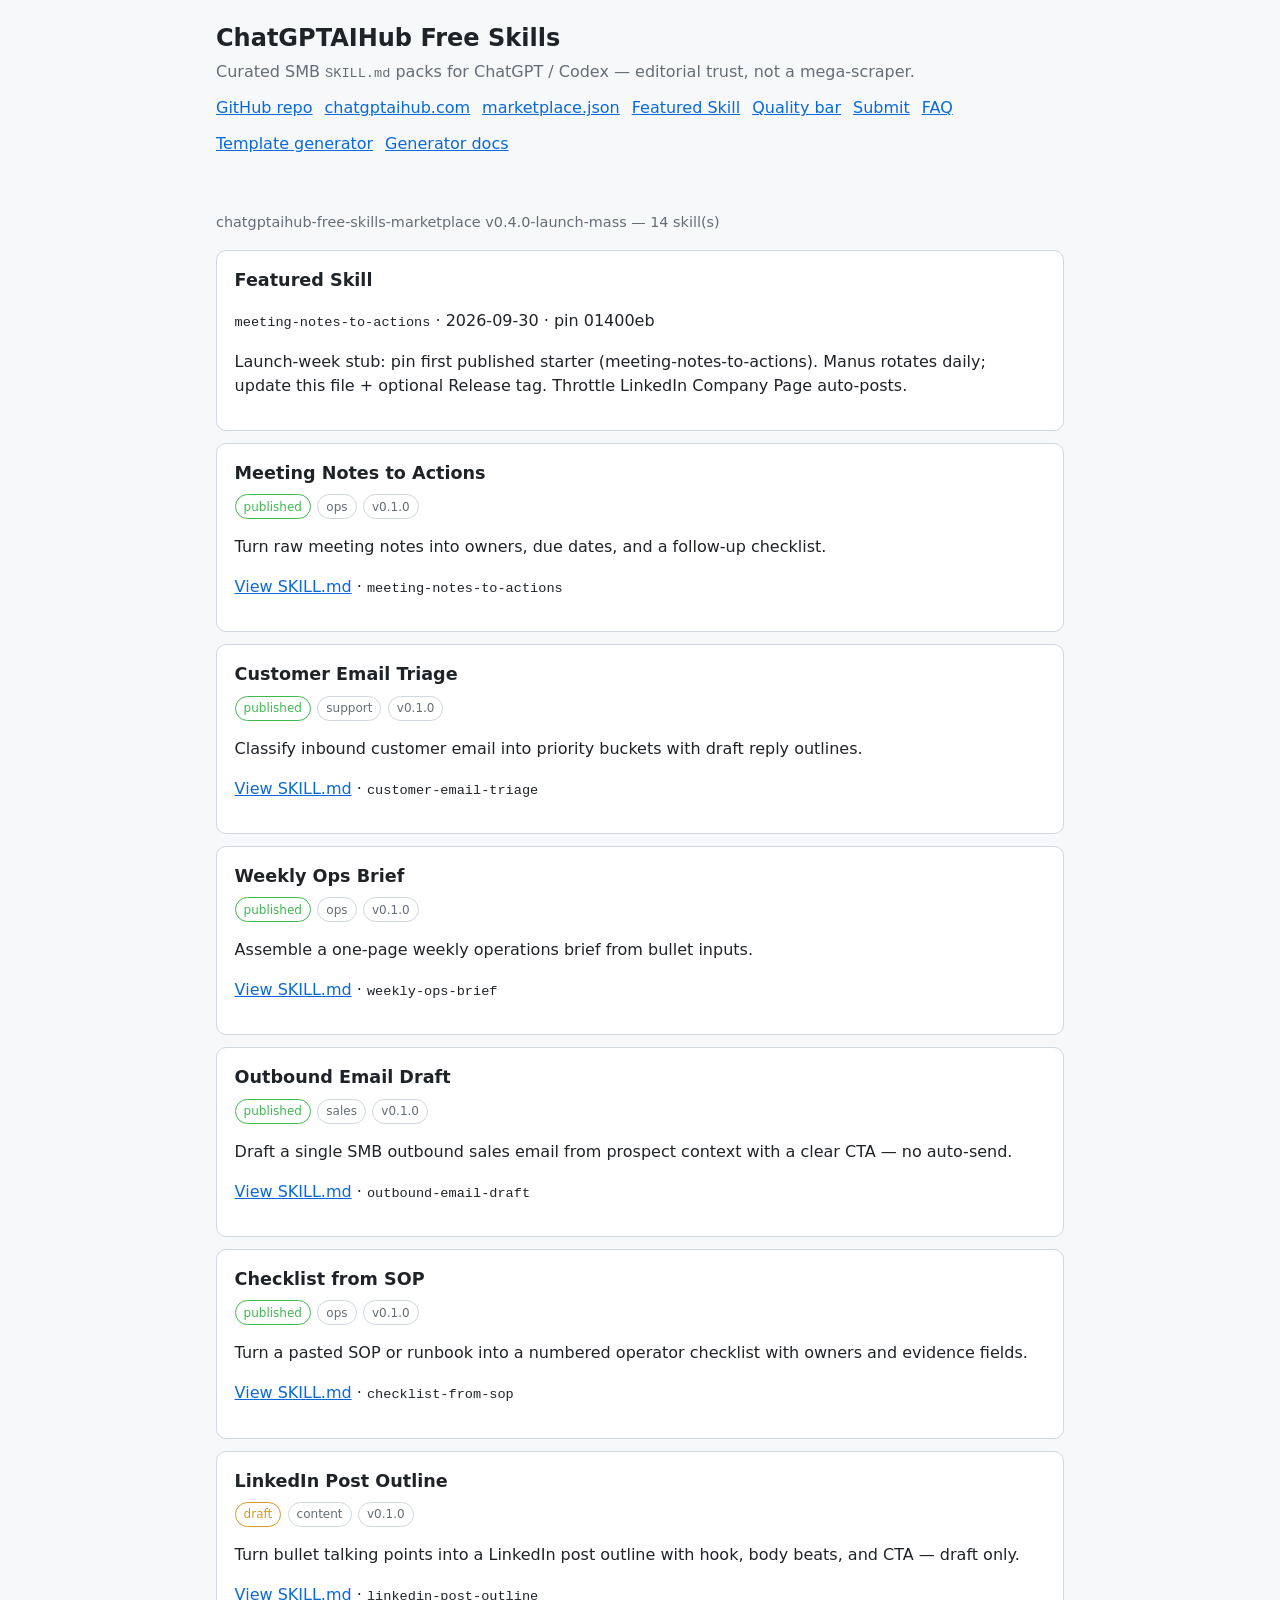
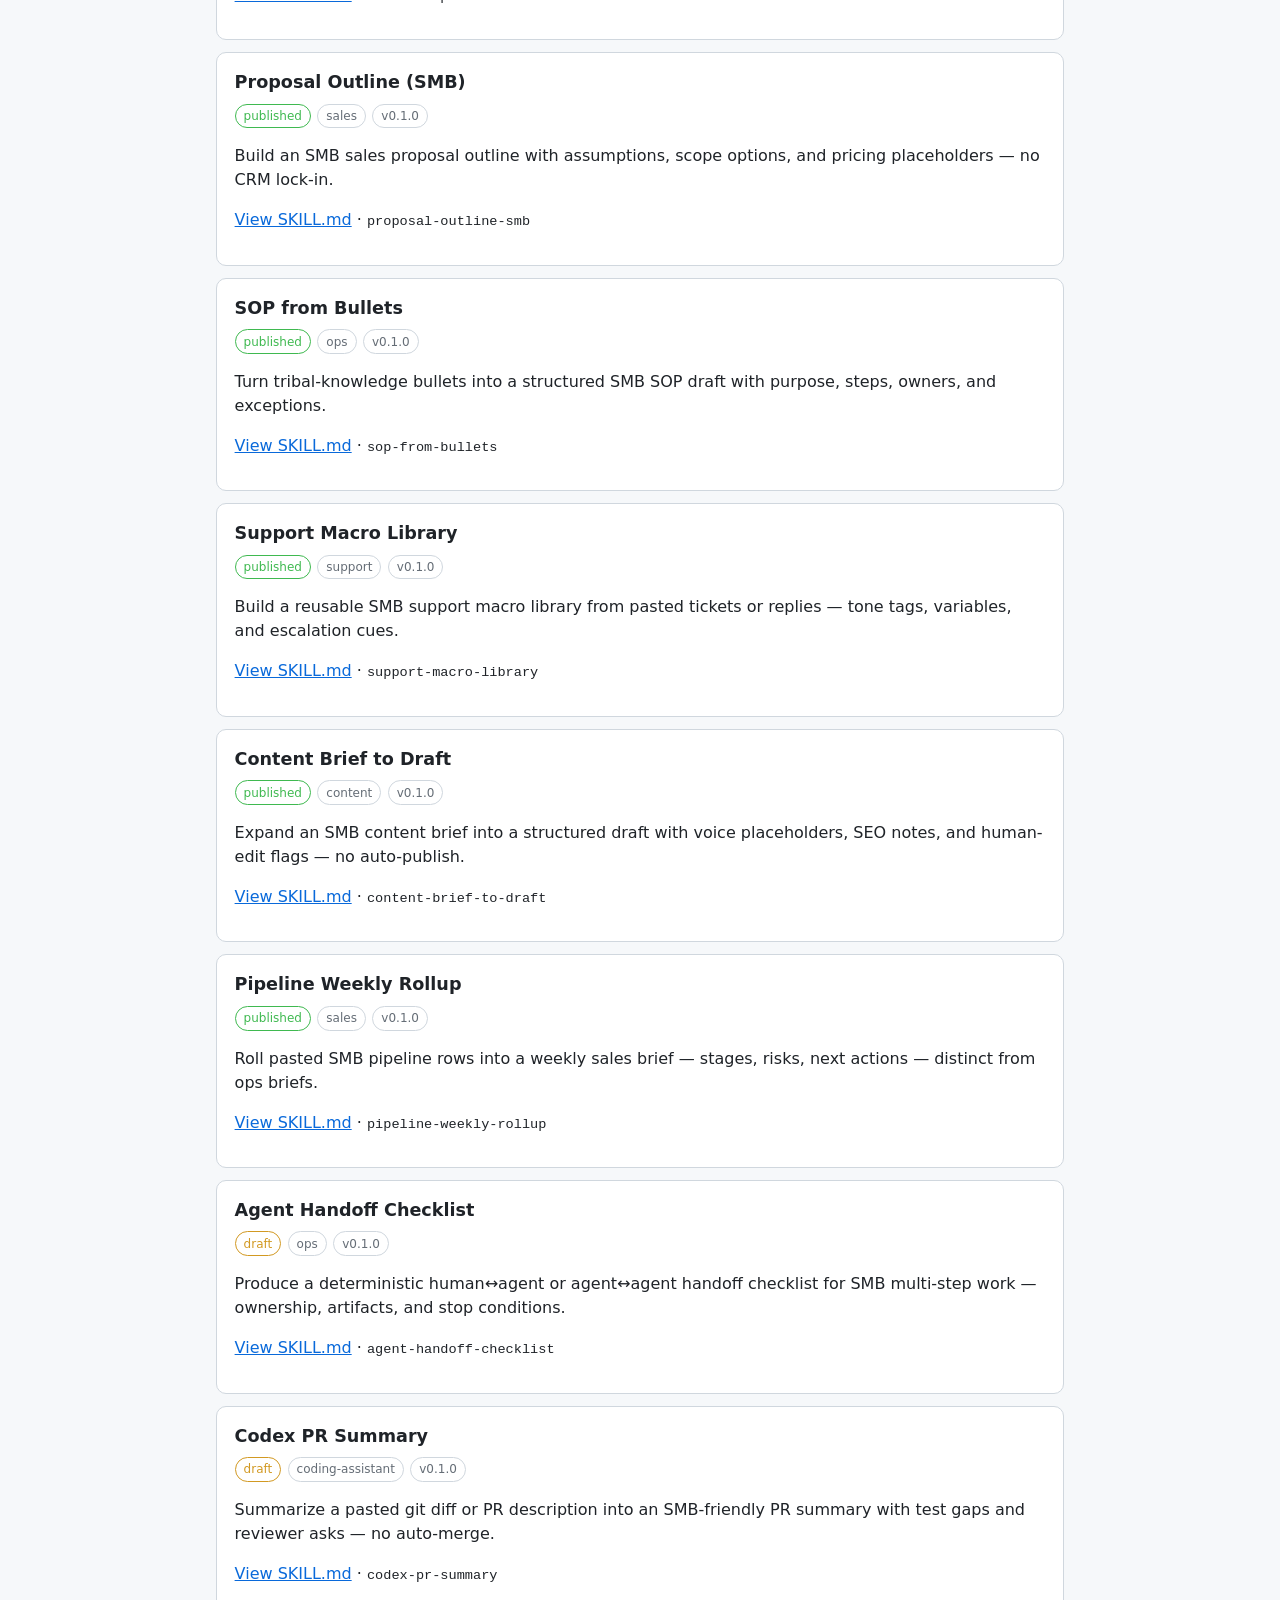
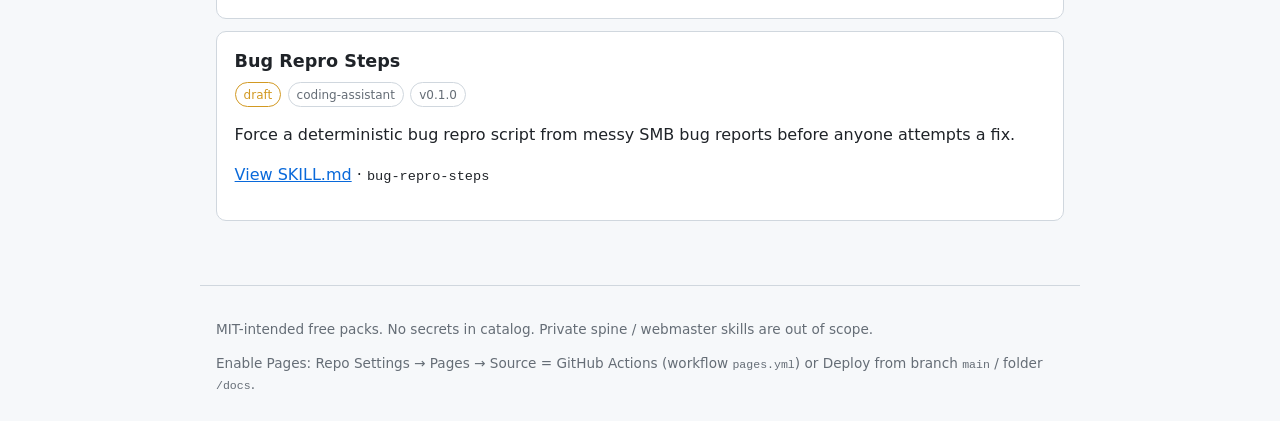
<file: docs/index.html>
<!DOCTYPE html>
<html lang="en">
<head>
  <meta charset="utf-8" />
  <meta name="viewport" content="width=device-width, initial-scale=1" />
  <title>ChatGPTAIHub Free Skills Marketplace</title>
  <meta name="description" content="Curated free SMB ChatGPT/Codex SKILL.md packs — not a scraper index." />
  <style>
    :root { color-scheme: light dark; --bg: #0f1419; --fg: #e7ecf1; --muted: #9aa7b5; --card: #1a222c; --accent: #6cb6ff; --border: #2a3542; }
    @media (prefers-color-scheme: light) {
      :root { --bg: #f6f8fa; --fg: #1f2328; --muted: #656d76; --card: #fff; --accent: #0969da; --border: #d0d7de; }
    }
    * { box-sizing: border-box; }
    body { margin: 0; font-family: ui-sans-serif, system-ui, -apple-system, Segoe UI, Roboto, Helvetica, Arial, sans-serif; background: var(--bg); color: var(--fg); line-height: 1.5; }
    header, main, footer { max-width: 880px; margin: 0 auto; padding: 1.25rem 1rem; }
    header h1 { margin: 0 0 0.25rem; font-size: 1.5rem; }
    header p { margin: 0; color: var(--muted); }
    .links { margin-top: 0.75rem; display: flex; flex-wrap: wrap; gap: 0.75rem; }
    a { color: var(--accent); }
    .meta { color: var(--muted); font-size: 0.9rem; margin: 1rem 0; }
    .card { background: var(--card); border: 1px solid var(--border); border-radius: 10px; padding: 1rem 1.1rem; margin: 0.75rem 0; }
    .card h2 { margin: 0 0 0.35rem; font-size: 1.1rem; }
    .badges { display: flex; flex-wrap: wrap; gap: 0.4rem; margin: 0.5rem 0; }
    .badge { font-size: 0.75rem; padding: 0.15rem 0.5rem; border-radius: 999px; border: 1px solid var(--border); color: var(--muted); }
    .badge.status-published { border-color: #3fb950; color: #3fb950; }
    .badge.status-draft { border-color: #d29922; color: #d29922; }
    code { font-family: ui-monospace, SFMono-Regular, Menlo, Consolas, monospace; font-size: 0.85em; }
    .err { color: #f85149; }
    footer { color: var(--muted); font-size: 0.85rem; border-top: 1px solid var(--border); margin-top: 2rem; }
  </style>
</head>
<body>
  <header>
    <h1>ChatGPTAIHub Free Skills</h1>
    <p>Curated SMB <code>SKILL.md</code> packs for ChatGPT / Codex — editorial trust, not a mega-scraper.</p>
    <div class="links">
      <a href="https://github.com/ma4kos/chatgptaihub-skills">GitHub repo</a>
      <a href="https://chatgptaihub.com">chatgptaihub.com</a>
      <a href="./marketplace.json">marketplace.json</a>
      <a href="./FEATURED_SKILL.md">Featured Skill</a>
      <a href="./QUALITY_BAR.md">Quality bar</a>
      <a href="./SUBMIT.md">Submit</a>
      <a href="./FAQ.md">FAQ</a>
      <a href="./generator/">Template generator</a>
      <a href="./TEMPLATE_GENERATOR.md">Generator docs</a>
    </div>
  </header>
  <main>
    <p class="meta" id="meta">Loading catalog…</p>
    <div id="featured"></div>
    <div id="skills"></div>
  </main>
  <footer>
    <p>MIT-intended free packs. No secrets in catalog. Private spine / webmaster skills are out of scope.</p>
    <p>Enable Pages: Repo Settings → Pages → Source = GitHub Actions (workflow <code>pages.yml</code>) or Deploy from branch <code>main</code> / folder <code>/docs</code>.</p>
  </footer>
  <script>
    async function loadJson(path) {
      const res = await fetch(path, { cache: "no-store" });
      if (!res.ok) throw new Error(path + " HTTP " + res.status);
      return res.json();
    }
    function el(tag, attrs, ...kids) {
      const n = document.createElement(tag);
      if (attrs) Object.entries(attrs).forEach(([k, v]) => {
        if (k === "className") n.className = v;
        else if (k === "text") n.textContent = v;
        else n.setAttribute(k, v);
      });
      kids.forEach((c) => { if (c != null) n.appendChild(typeof c === "string" ? document.createTextNode(c) : c); });
      return n;
    }
    (async () => {
      const meta = document.getElementById("meta");
      const skillsRoot = document.getElementById("skills");
      const featuredRoot = document.getElementById("featured");
      try {
        const [mp, featured] = await Promise.all([
          loadJson("./marketplace.json"),
          loadJson("../catalog/featured.json").catch(() => loadJson("./featured.json").catch(() => null)),
        ]);
        const skills = mp.skills || [];
        meta.textContent = (mp.name || "catalog") + " v" + (mp.version || "?") + " — " + skills.length + " skill(s)";
        if (featured && featured.skill_slug) {
          featuredRoot.appendChild(el("div", { className: "card" },
            el("h2", { text: "Featured Skill" }),
            el("p", null, el("code", { text: featured.skill_slug }),
              document.createTextNode(" · " + (featured.featured_date || "") +
                (featured.git_sha ? " · pin " + String(featured.git_sha).slice(0, 7) : ""))),
            featured.manus_notes ? el("p", { text: featured.manus_notes }) : null
          ));
        }
        skills.forEach((s) => {
          const card = el("div", { className: "card" });
          card.appendChild(el("h2", { text: s.name || s.slug }));
          card.appendChild(el("div", { className: "badges" },
            el("span", { className: "badge status-" + (s.status || "draft"), text: s.status || "draft" }),
            el("span", { className: "badge", text: s.category || "" }),
            el("span", { className: "badge", text: "v" + (s.version || "") })
          ));
          card.appendChild(el("p", { text: s.description || "" }));
          const path = s.path || ("skills/" + s.slug + "/SKILL.md");
          card.appendChild(el("p", null,
            el("a", { href: "https://github.com/ma4kos/chatgptaihub-skills/blob/main/" + path }, "View SKILL.md"),
            document.createTextNode(" · "),
            el("code", { text: s.slug })
          ));
          skillsRoot.appendChild(card);
        });
      } catch (e) {
        meta.className = "meta err";
        meta.textContent = "Failed to load catalog: " + e.message + ". Ensure docs/marketplace.json is present (workflow copies it from repo root).";
      }
    })();
  </script>
</body>
</html>
</file>
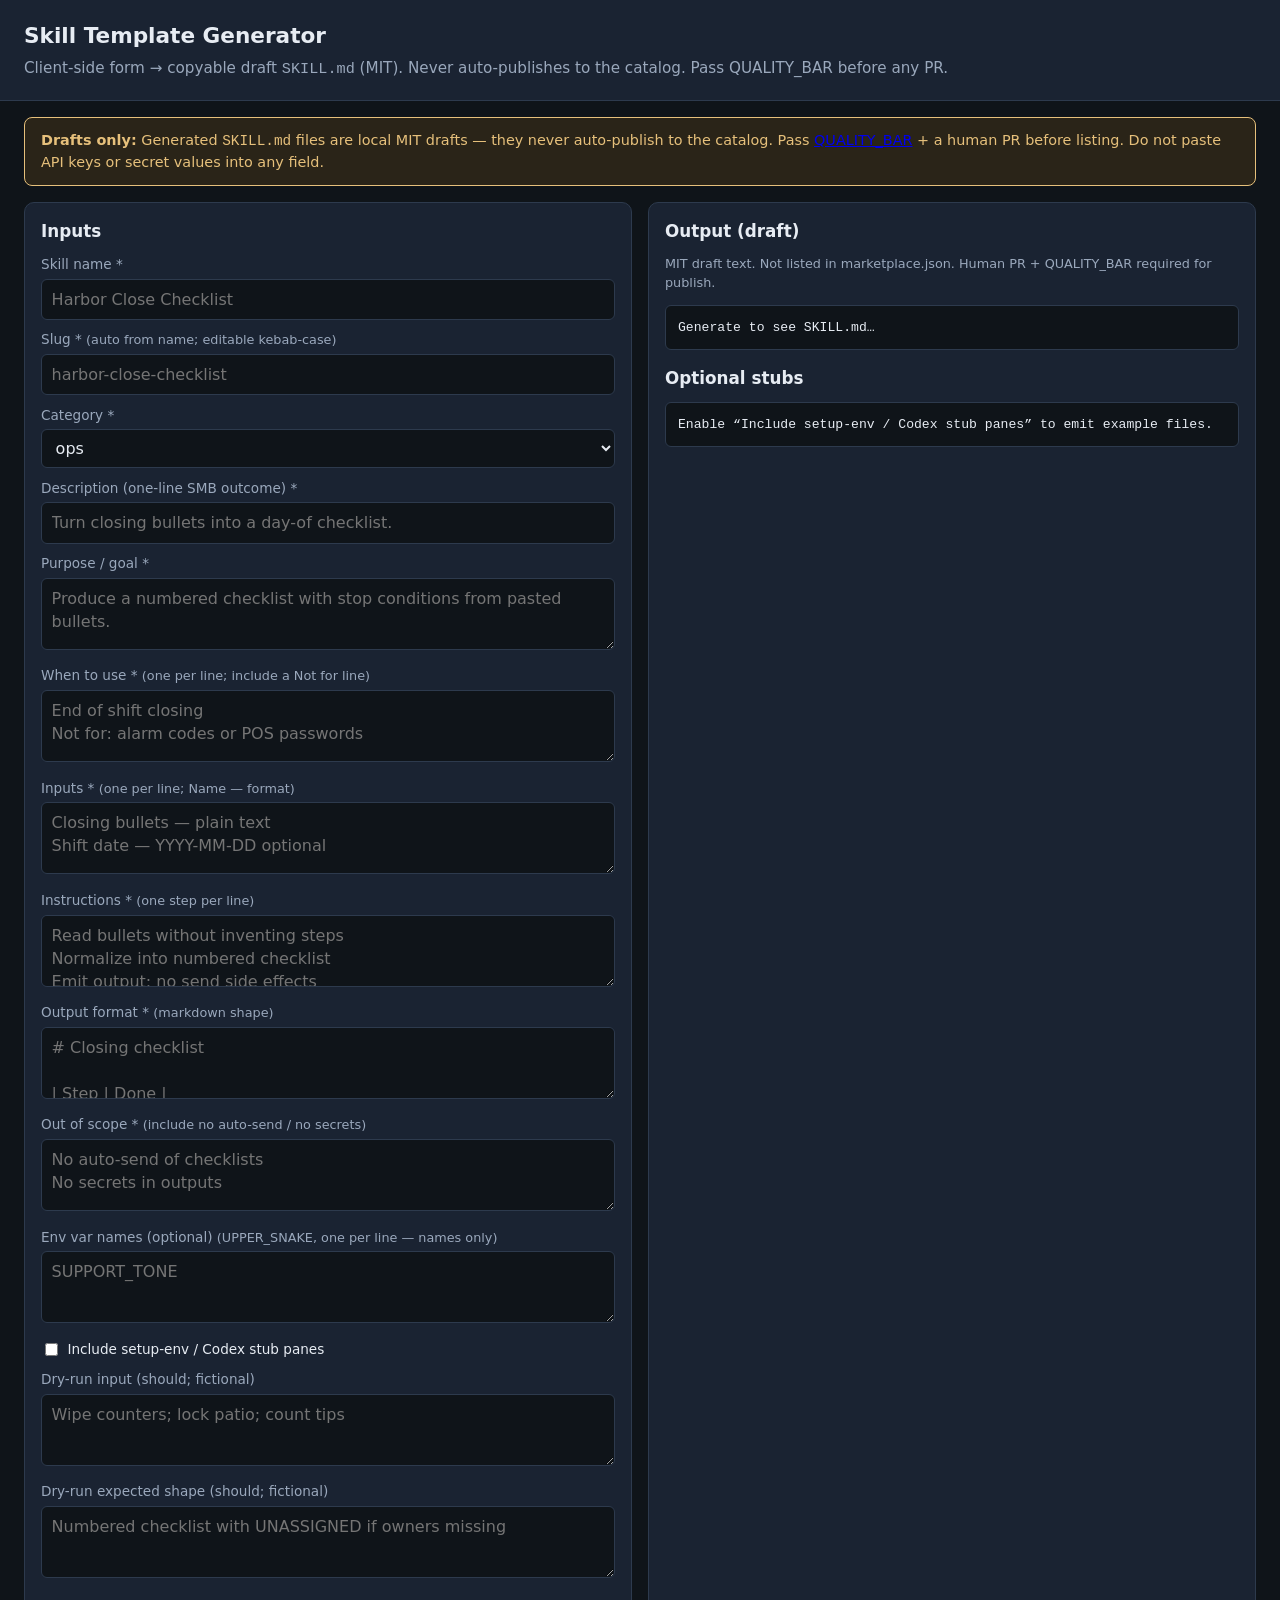
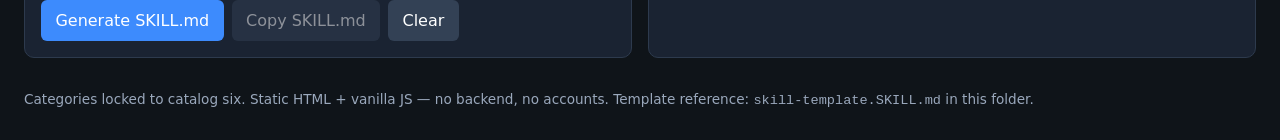
<file: docs/generator/index.html>
<!DOCTYPE html>
<html lang="en">
<head>
  <meta charset="utf-8" />
  <meta name="viewport" content="width=device-width, initial-scale=1" />
  <title>Skill Template Generator (local draft) — ChatGPTAIHub</title>
  <link rel="stylesheet" href="./generator.css" />
</head>
<body>
  <header>
    <h1>Skill Template Generator</h1>
    <p>Client-side form → copyable draft <code>SKILL.md</code> (MIT). Never auto-publishes to the catalog. Pass QUALITY_BAR before any PR.</p>
  </header>

  <div class="banner" role="status">
    <strong>Drafts only:</strong> Generated <code>SKILL.md</code> files are local MIT drafts — they never auto-publish to the catalog.
    Pass <a href="../QUALITY_BAR.md">QUALITY_BAR</a> + a human PR before listing. Do not paste API keys or secret values into any field.
  </div>

  <div class="layout">
    <section class="panel" aria-labelledby="form-title">
      <h2 id="form-title">Inputs</h2>
      <form id="tg-form" autocomplete="off">
        <label for="skill_name">Skill name *</label>
        <input id="skill_name" name="skill_name" type="text" maxlength="100" required placeholder="Harbor Close Checklist" />

        <label for="skill_slug">Slug * <span class="hint">(auto from name; editable kebab-case)</span></label>
        <input id="skill_slug" name="skill_slug" type="text" required pattern="[a-z0-9]+(?:-[a-z0-9]+)*" placeholder="harbor-close-checklist" />

        <label for="category">Category *</label>
        <select id="category" name="category" required>
          <option value="ops">ops</option>
          <option value="support">support</option>
          <option value="sales">sales</option>
          <option value="finance">finance</option>
          <option value="content">content</option>
          <option value="coding-assistant">coding-assistant</option>
        </select>

        <label for="description">Description (one-line SMB outcome) *</label>
        <input id="description" name="description" type="text" required placeholder="Turn closing bullets into a day-of checklist." />

        <label for="goal">Purpose / goal *</label>
        <textarea id="goal" name="goal" required placeholder="Produce a numbered checklist with stop conditions from pasted bullets."></textarea>

        <label for="when_to_use">When to use * <span class="hint">(one per line; include a Not for line)</span></label>
        <textarea id="when_to_use" name="when_to_use" required placeholder="End of shift closing&#10;Not for: alarm codes or POS passwords"></textarea>

        <label for="inputs">Inputs * <span class="hint">(one per line; Name — format)</span></label>
        <textarea id="inputs" name="inputs" required placeholder="Closing bullets — plain text&#10;Shift date — YYYY-MM-DD optional"></textarea>

        <label for="instructions">Instructions * <span class="hint">(one step per line)</span></label>
        <textarea id="instructions" name="instructions" required placeholder="Read bullets without inventing steps&#10;Normalize into numbered checklist&#10;Emit output; no send side effects"></textarea>

        <label for="output_format">Output format * <span class="hint">(markdown shape)</span></label>
        <textarea id="output_format" name="output_format" required placeholder="# Closing checklist&#10;&#10;| Step | Done |&#10;|------|------|&#10;| ... | [ ] |"></textarea>

        <label for="out_of_scope">Out of scope * <span class="hint">(include no auto-send / no secrets)</span></label>
        <textarea id="out_of_scope" name="out_of_scope" required placeholder="No auto-send of checklists&#10;No secrets in outputs"></textarea>

        <label for="env_var_names">Env var names (optional) <span class="hint">(UPPER_SNAKE, one per line — names only)</span></label>
        <textarea id="env_var_names" name="env_var_names" placeholder="SUPPORT_TONE"></textarea>

        <div class="row">
          <label class="inline"><input type="checkbox" id="include_setup_stubs" name="include_setup_stubs" /> Include setup-env / Codex stub panes</label>
        </div>

        <label for="dry_run_input">Dry-run input (should; fictional)</label>
        <textarea id="dry_run_input" name="dry_run_input" placeholder="Wipe counters; lock patio; count tips"></textarea>

        <label for="dry_run_expected">Dry-run expected shape (should; fictional)</label>
        <textarea id="dry_run_expected" name="dry_run_expected" placeholder="Numbered checklist with UNASSIGNED if owners missing"></textarea>

        <div class="actions">
          <button type="submit" id="btn-generate">Generate SKILL.md</button>
          <button type="button" class="secondary" id="btn-copy" disabled>Copy SKILL.md</button>
          <button type="button" class="secondary" id="btn-clear">Clear</button>
        </div>
        <div id="form-error" class="error" hidden></div>
        <div id="form-ok" class="ok" hidden></div>
      </form>
    </section>

    <section class="panel" aria-labelledby="out-title">
      <h2 id="out-title">Output (draft)</h2>
      <p class="hint">MIT draft text. Not listed in marketplace.json. Human PR + QUALITY_BAR required for publish.</p>
      <pre class="out" id="skill-out" aria-live="polite">Generate to see SKILL.md…</pre>
      <h2 style="margin-top:1rem;">Optional stubs</h2>
      <pre class="out" id="stub-out">Enable “Include setup-env / Codex stub panes” to emit example files.</pre>
    </section>
  </div>

  <footer>
    Categories locked to catalog six. Static HTML + vanilla JS — no backend, no accounts.
    Template reference: <code>skill-template.SKILL.md</code> in this folder.
  </footer>

  <script src="./generator-core.js"></script>
  <script src="./generator.js"></script>
</body>
</html>
</file>
<file: docs/generator/generator.css>
:root {
  --bg: #0f1419;
  --panel: #1a2332;
  --border: #2d3a4d;
  --text: #e7ecf3;
  --muted: #9aa8bc;
  --accent: #3d8bfd;
  --danger: #f07178;
  --ok: #7fd962;
  --warn: #e6c07b;
  font-family: "Segoe UI", system-ui, sans-serif;
}
* { box-sizing: border-box; }
body {
  margin: 0;
  background: var(--bg);
  color: var(--text);
  line-height: 1.45;
}
header {
  padding: 1.25rem 1.5rem;
  border-bottom: 1px solid var(--border);
  background: var(--panel);
}
header h1 { margin: 0 0 0.35rem; font-size: 1.35rem; }
header p { margin: 0; color: var(--muted); font-size: 0.95rem; }
.banner {
  margin: 1rem 1.5rem 0;
  padding: 0.75rem 1rem;
  border: 1px solid var(--warn);
  border-radius: 8px;
  background: #2a2418;
  color: var(--warn);
  font-size: 0.9rem;
}
.layout {
  display: grid;
  grid-template-columns: 1fr 1fr;
  gap: 1rem;
  padding: 1rem 1.5rem 2rem;
}
@media (max-width: 960px) {
  .layout { grid-template-columns: 1fr; }
}
.panel {
  background: var(--panel);
  border: 1px solid var(--border);
  border-radius: 10px;
  padding: 1rem;
}
.panel h2 { margin: 0 0 0.75rem; font-size: 1.05rem; }
label {
  display: block;
  font-size: 0.85rem;
  color: var(--muted);
  margin: 0.65rem 0 0.25rem;
}
input[type="text"], textarea, select {
  width: 100%;
  background: var(--bg);
  color: var(--text);
  border: 1px solid var(--border);
  border-radius: 6px;
  padding: 0.5rem 0.6rem;
  font: inherit;
}
textarea { min-height: 4.5rem; resize: vertical; }
.row { display: flex; gap: 0.75rem; align-items: center; flex-wrap: wrap; }
.row label.inline { display: flex; align-items: center; gap: 0.4rem; margin: 0.65rem 0 0; color: var(--text); }
.actions { margin-top: 1rem; display: flex; gap: 0.5rem; flex-wrap: wrap; }
button {
  background: var(--accent);
  color: #fff;
  border: none;
  border-radius: 6px;
  padding: 0.55rem 0.9rem;
  font: inherit;
  cursor: pointer;
}
button.secondary { background: #334155; }
button:disabled { opacity: 0.5; cursor: not-allowed; }
.error {
  color: var(--danger);
  font-size: 0.9rem;
  margin-top: 0.75rem;
  white-space: pre-wrap;
}
.ok { color: var(--ok); font-size: 0.9rem; margin-top: 0.5rem; }
pre.out {
  margin: 0;
  white-space: pre-wrap;
  word-break: break-word;
  background: var(--bg);
  border: 1px solid var(--border);
  border-radius: 6px;
  padding: 0.75rem;
  max-height: 28rem;
  overflow: auto;
  font-size: 0.82rem;
}
.hint { color: var(--muted); font-size: 0.8rem; margin-top: 0.25rem; }
footer {
  padding: 0 1.5rem 2rem;
  color: var(--muted);
  font-size: 0.85rem;
}
</file>
